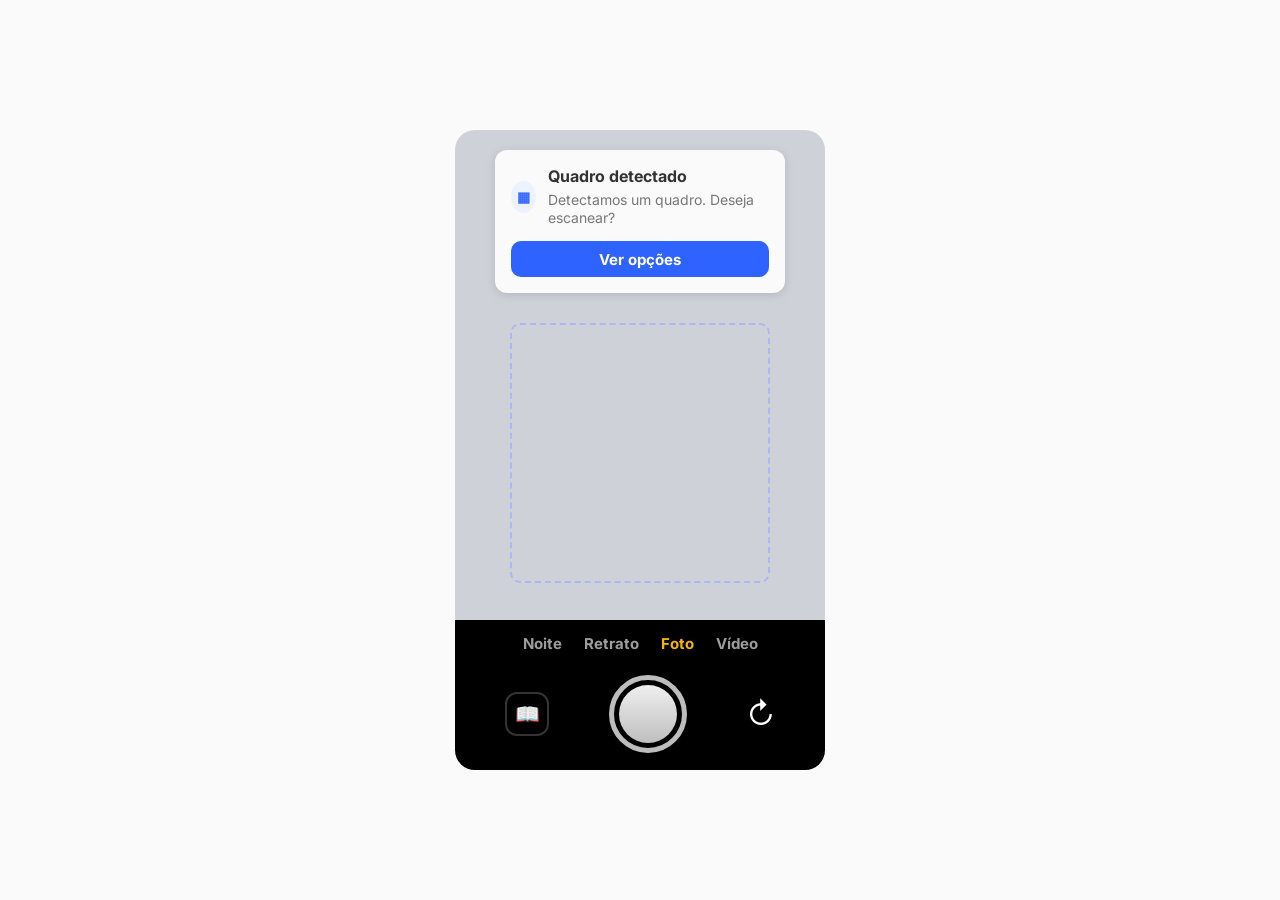
<file: index.html>
<!DOCTYPE html>
<html lang="pt-BR">

<head>
  <meta charset="UTF-8">
  <meta name="viewport" content="width=device-width, initial-scale=1.0">
  <title>Jovi StudyCam</title>
  <link rel="preconnect" href="https://fonts.googleapis.com">
  <link rel="preconnect" href="https://fonts.gstatic.com" crossorigin>
  <link href="https://fonts.googleapis.com/css2?family=Inter:wght@400;500;600;700&display=swap" rel="stylesheet">
  <link rel="stylesheet" href="./Css/style.css">
</head>

<body>

  <div class="camera">

    <div class="card">

      <div class="card-top">

        <div class="icon">▦</div>

        <div>
          <h2>Quadro detectado</h2>
          <p>Detectamos um quadro. Deseja escanear?</p>
        </div>

      </div>

      <a href="./opc.html" class="btn">
        Ver opções
      </a>

    </div>

    <div class="scan-box"></div>

    <div class="bottom">

      <div class="modes">
        <h2>Noite</h2>
        <h2>Retrato</h2>
        <h2 class="active">Foto</h2>
        <h2>Vídeo</h2>
      </div>

      <div class="controls">

        <a href="./galeria.html" class="small-btn">
          📖
        </a>

        <a href="./opc.html" class="capture"></a>

        <a href="" class="rotate">
          ↻
        </a>

      </div>

    </div>

  </div>

</body>

</html>
</file>
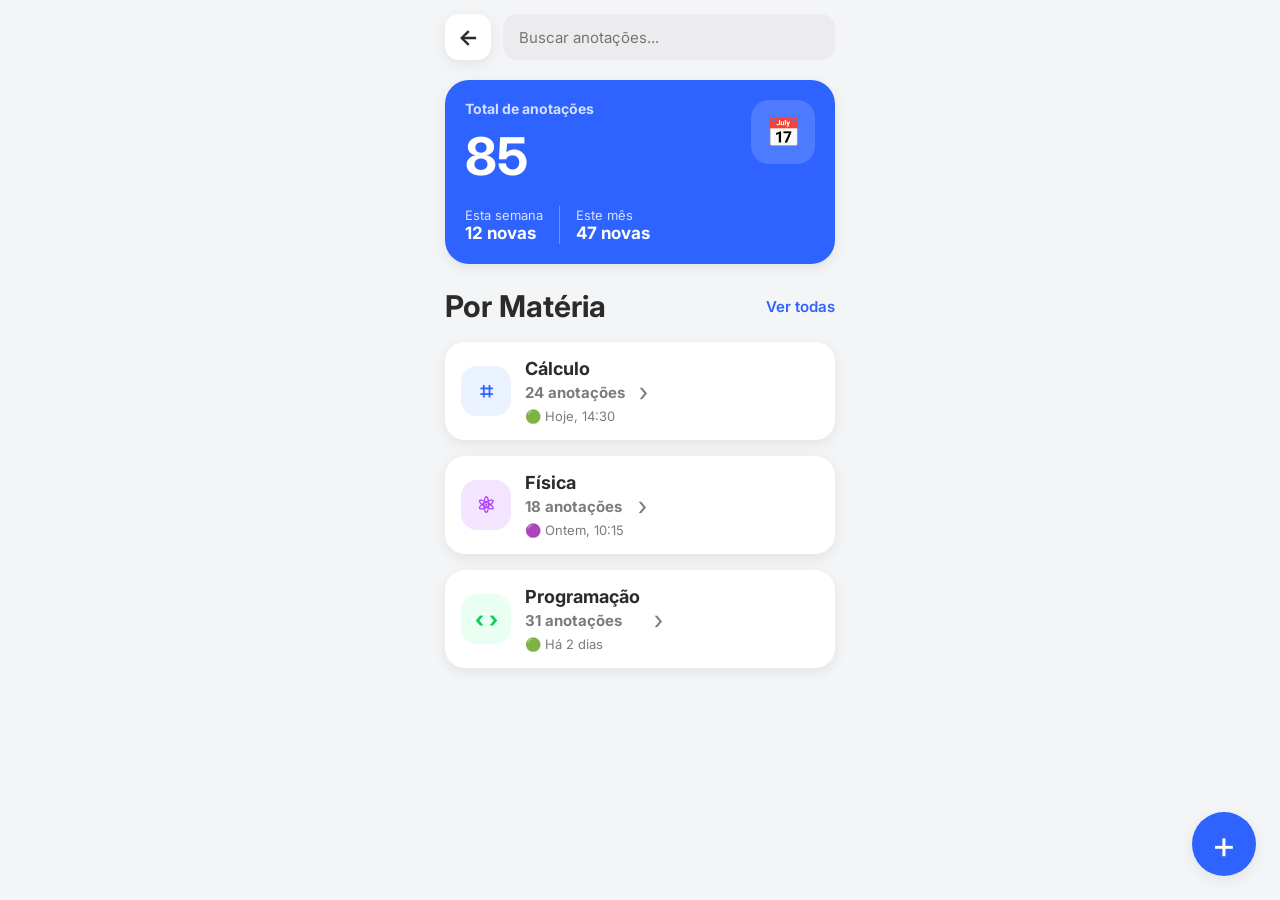
<file: galeria.html>
<!DOCTYPE html>
<html lang="pt-BR">

<head>
  <meta charset="UTF-8">
  <meta name="viewport" content="width=device-width, initial-scale=1.0">
  <title>Anotações</title>
  <link rel="stylesheet" href="./Css/style_galeria.css">
  <link rel="preconnect" href="https://fonts.googleapis.com">
  <link rel="preconnect" href="https://fonts.gstatic.com" crossorigin>
  <link href="https://fonts.googleapis.com/css2?family=Inter:wght@400;500;600;700&display=swap" rel="stylesheet">
  
</head>

<body>

  <div class="container">

    <div class="topo">

      <a href="./index.html" class="btn-voltar">
        ←
      </a>

      <input type="text" placeholder="Buscar anotações..." class="buscar">

    </div>

    <div class="card-total">

      <div>

        <h2>Total de anotações</h2>

        <h1>85</h1>

        <div class="infos">

          <div>
            <p>Esta semana</p>
            <strong>12 novas</strong>
          </div>

          <div class="linha"></div>

          <div>
            <p>Este mês</p>
            <strong>47 novas</strong>
          </div>

        </div>

      </div>

      <div class="icone-card">
        📅
      </div>

    </div>

    <div class="titulo-materia">

      <h2>Por Matéria</h2>

      <a href="./index.html" class="ver-todas">
        Ver todas
      </a>

    </div>

    <div class="lista">

      <div class="item">

        <div class="icone azul">⌗</div>

        <div class="conteudo">
          <h3>Cálculo</h3>
          <h2>24 anotações</h2>

          <p>🟢 Hoje, 14:30</p>
        </div>

        <div class="seta">›</div>

      </div>

      <div class="item">

        <div class="icone roxo">⚛</div>

        <div class="conteudo">
          <h3>Física</h3>
          <h2>18 anotações</h2>

          <p>🟣 Ontem, 10:15</p>
        </div>

        <div class="seta">›</div>

      </div>

      <div class="item">

        <div class="icone verde">‹ ›</div>

        <div class="conteudo">
          <h3>Programação</h3>
          <h2>31 anotações</h2>

          <p>🟢 Há 2 dias</p>
        </div>

        <div class="seta">›</div>

      </div>

    </div>

    <a href="#" class="btn-add">
      +
    </a>

  </div>

</body>

</html>
</file>
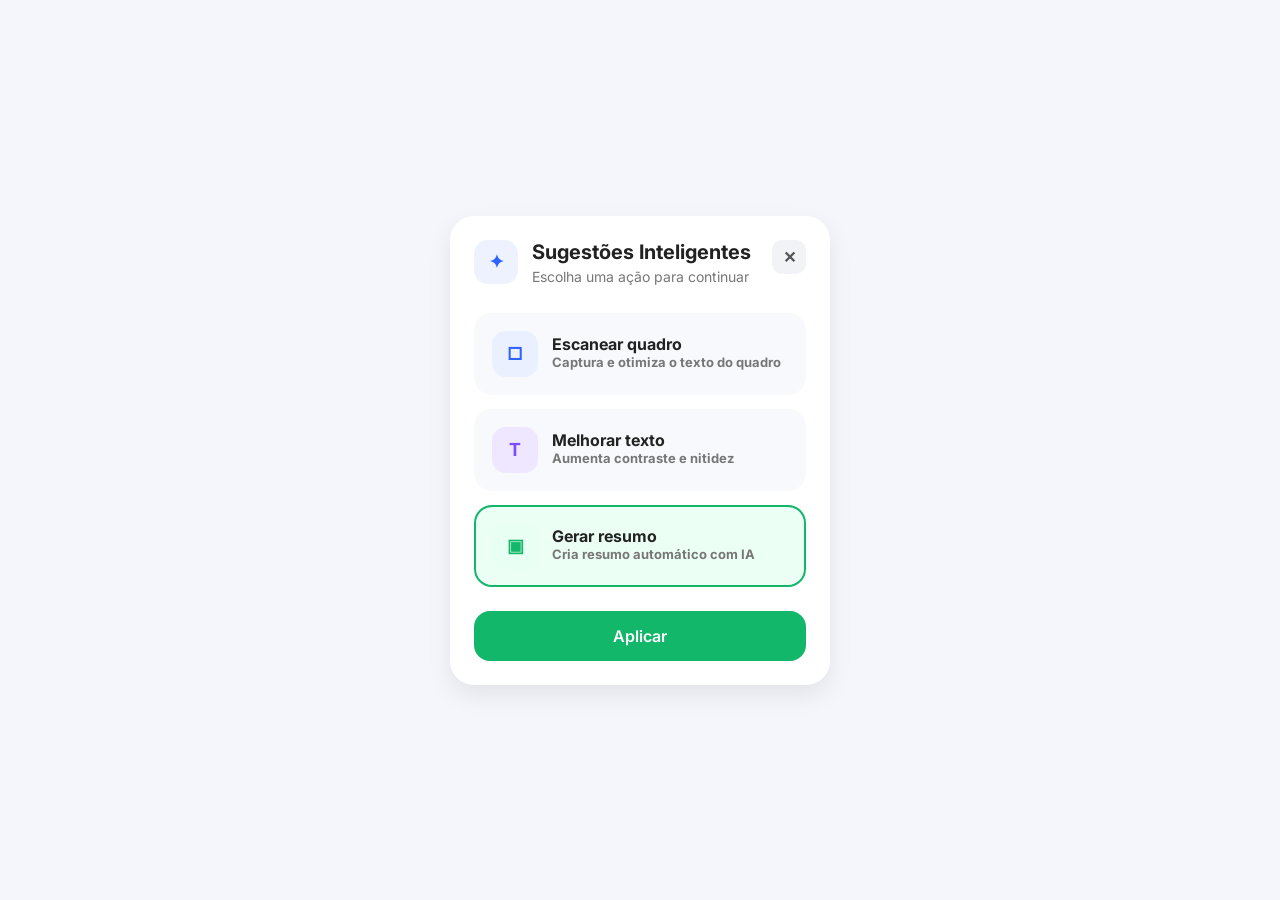
<file: opc.html>
<!DOCTYPE html>
<html lang="pt-BR">

<head>
  <meta charset="UTF-8" />
  <meta name="viewport" content="width=device-width, initial-scale=1.0" />
  <title>Sugestões Inteligentes</title>
  <link rel="stylesheet" href="./Css/style_opc.css">
  <link rel="preconnect" href="https://fonts.googleapis.com">
  <link rel="preconnect" href="https://fonts.gstatic.com" crossorigin>
  <link href="https://fonts.googleapis.com/css2?family=Inter:wght@400;500;600;700&display=swap" rel="stylesheet">
</head>

<body>

  <div class="overlay">

    <div class="card">

      <div class="topo">

        <div class="titulo-area">

          <div class="icone-topo">✦</div>

          <div>
            <h1>Sugestões Inteligentes</h1>
            <p>Escolha uma ação para continuar</p>
          </div>

        </div>

        <button class="fechar">
          <a href="./index.html" class="link-fechar">✕</a>
        </button>

      </div>

      <div class="opcoes">

        <div class="item">

          <div class="icone azul">□</div>

          <div>
            <h3>Escanear quadro</h3>
            <h2>Captura e otimiza o texto do quadro</h2>
          </div>

        </div>

        <div class="item">

          <div class="icone roxo">T</div>

          <div>
            <h3>Melhorar texto</h3>
            <h2>Aumenta contraste e nitidez</h2>
          </div>

        </div>

        <div class="item ativo">

          <div class="icone verde">▣</div>

          <div>
            <h3>Gerar resumo</h3>
            <h2>Cria resumo automático com IA</h2>
          </div>

        </div>

      </div>

      <a href="./resumo.html" class="btn-aplicar">
        Aplicar
      </a>

    </div>

  </div>

</body>

</html>
</file>
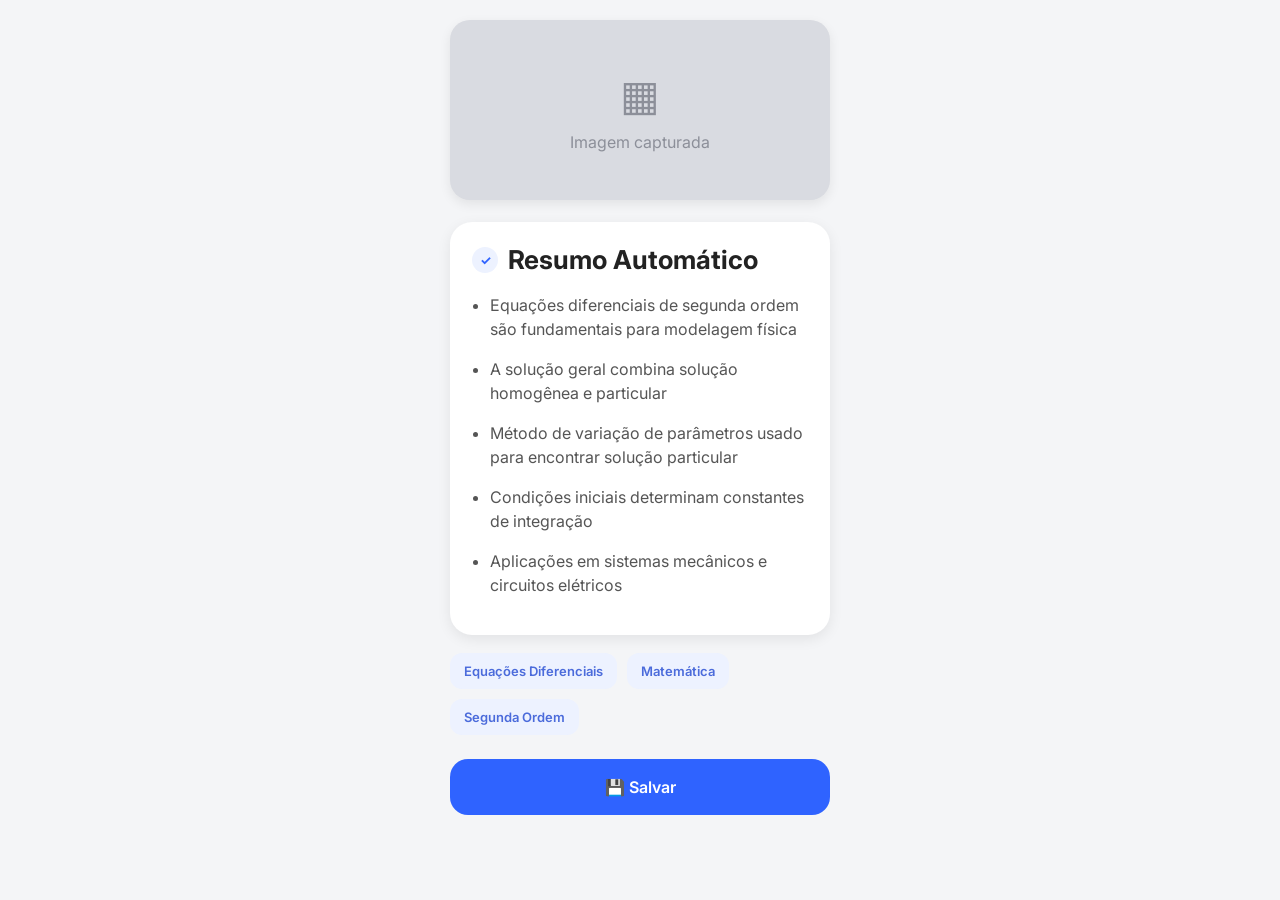
<file: resumo.html>
<!DOCTYPE html>
<html lang="pt-BR">

<head>
  <meta charset="UTF-8">
  <meta name="viewport" content="width=device-width, initial-scale=1.0">
  <title>Resumo Automático</title>
  <link rel="preconnect" href="https://fonts.googleapis.com">
  <link rel="preconnect" href="https://fonts.gstatic.com" crossorigin>
  <link href="https://fonts.googleapis.com/css2?family=Inter:wght@400;500;600;700&display=swap" rel="stylesheet">
  <link rel="stylesheet" href="./Css/style_resumo.css">
</head>

<body>

  <div class="container">

    <div class="imagem-box">

      <div class="icone-imagem">▦</div>

      <p>Imagem capturada</p>

    </div>

    <div class="card">

      <div class="titulo">

        <div class="icone-resumo">✓</div>

        <h1>Resumo Automático</h1>

      </div>

      <ul>

        <li>Equações diferenciais de segunda ordem são fundamentais para modelagem física</li>

        <li>A solução geral combina solução homogênea e particular</li>

        <li>Método de variação de parâmetros usado para encontrar solução particular</li>

        <li>Condições iniciais determinam constantes de integração</li>

        <li>Aplicações em sistemas mecânicos e circuitos elétricos</li>

      </ul>

    </div>

    <div class="tags">

      <h2>Equações Diferenciais</h2>
      <h2>Matemática</h2>
      <h2>Segunda Ordem</h2>

    </div>

    <a href="./galeria.html" class="btn-salvar">
      💾 Salvar
    </a>

  </div>

</body>

</html>
</file>
<file: Css/style.css>
* {
  margin: 0;
  padding: 0;
  box-sizing: border-box;
  font-family: 'Inter', sans-serif;
}

:root {
  --color-primary: #8698f8;
  --color-light: #fafafb;
  --color-gray: #ced1d8;
  --color-dark: #333333;
  --color-accent: #ff6600;
  --color-blue: #2f63ff;
}

body {
  background: var(--color-light);
  display: flex;
  justify-content: center;
  align-items: center;
  height: 100vh;
}

.camera {
  width: 370px;
  height: 640px;
  background: var(--color-gray);
  position: relative;
  border-radius: 20px;
  overflow: hidden;
}

.card {
  width: 290px;
  background: var(--color-light);
  margin: 20px auto;
  border-radius: 12px;
  padding: 16px;
  box-shadow: 0 2px 10px rgba(0, 0, 0, 0.12);
}

.card-top {
  display: flex;
  gap: 12px;
  align-items: center;
}

.icon {
  width: 32px;
  height: 32px;
  border-radius: 50%;
  background: #edf2ff;
  color: var(--color-blue);
  display: flex;
  justify-content: center;
  align-items: center;
  font-size: 14px;
  font-weight: bold;
}

.card h2 {
  font-size: 16px;
  color: #333;
  margin-bottom: 5px;
}

.card p {
  color: #777;
  font-size: 14px;
  line-height: 1.3;
}

.btn {
  width: 100%;
  height: 36px;
  margin-top: 14px;
  border-radius: 10px;
  background: var(--color-blue);
  color: white;
  display: flex;
  justify-content: center;
  align-items: center;
  text-decoration: none;
  font-size: 15px;
  font-weight: bold;
  transition: 0.3s;
}

.btn:hover {
  background: #1f4fe0;
}

.scan-box {
  width: 260px;
  height: 260px;
  border: 2px dashed #9baeff;
  border-radius: 10px;
  margin: 30px auto 0;
  opacity: 0.7;
}

.bottom {
  position: absolute;
  bottom: 0;
  width: 100%;
  height: 150px;
  background: black;
  color: white;
  padding-top: 14px;
}

.modes {
  display: flex;
  justify-content: center;
  gap: 22px;
  font-size: 10px;
  margin-bottom: 22px;
}

.modes h2 {
  color: #9d9d9d;
}

.modes .active {
  color: #f5b400;
  font-weight: bold;
}

.controls {
  display: flex;
  justify-content: space-around;
  align-items: center;
  padding: 0 20px;
}

.small-btn {
  width: 44px;
  height: 44px;
  border-radius: 12px;
  border: 2px solid #333;
  display: flex;
  justify-content: center;
  align-items: center;
  color: white;
  font-size: 20px;
  text-decoration: none;
}

.capture {
  width: 78px;
  height: 78px;
  border-radius: 50%;
  border: 5px solid #bdbdbd;
  display: flex;
  justify-content: center;
  align-items: center;
  text-decoration: none;
}

.capture::after {
  content: "";
  width: 58px;
  height: 58px;
  border-radius: 50%;
  background: linear-gradient(#efefef, #bfbfbf);
  display: block;
}

.rotate {
  font-size: 30px;
  color: white;
  text-decoration: none;
}
</file>
<file: Css/style_galeria.css>
* {
  margin: 0;
  padding: 0;
  box-sizing: border-box;
  font-family: 'Inter', sans-serif;
}

:root {
  --bg: #f4f5f7;
  --white: #ffffff;
  --text: #2b2b2b;
  --gray: #7b7b7b;
  --light: #ececef;
  --blue: #2f63ff;
  --blue-light: #eaf1ff;
  --purple: #b146ff;
  --purple-light: #f3e5ff;
  --green: #12c95a;
  --green-light: #e8fff1;
  --shadow: 0 4px 14px rgba(0, 0, 0, 0.08);
}

body {
  background: var(--bg);

  display: flex;
  justify-content: center;

  min-height: 100vh;

  padding: 14px;
}

.container {
  width: 100%;
  max-width: 390px;

  position: relative;
}

.topo {
  display: flex;
  align-items: center;

  gap: 12px;

  margin-bottom: 20px;
}

.btn-voltar {
  width: 46px;
  height: 46px;

  border-radius: 14px;

  background: var(--white);
  color: var(--text);

  display: flex;
  justify-content: center;
  align-items: center;

  text-decoration: none;

  font-size: 22px;
  font-weight: bold;

  box-shadow: var(--shadow);
}

.buscar {
  flex: 1;

  height: 46px;

  border: none;
  outline: none;

  border-radius: 14px;

  background: var(--light);

  padding: 0 16px;

  font-size: 15px;
}

.card-total {
  background: var(--blue);

  border-radius: 24px;

  padding: 20px;

  color: var(--white);

  display: flex;
  justify-content: space-between;
  align-items: flex-start;

  margin-bottom: 24px;

  box-shadow: var(--shadow);
}

.card-total h2 {
  font-size: 14px;
  opacity: 0.8;
}

.card-total h1 {
  font-size: 52px;

  margin: 8px 0 18px;
}

.infos {
  display: flex;
  align-items: center;

  gap: 16px;
}

.infos p {
  font-size: 13px;
  opacity: 0.8;
}

.infos strong {
  font-size: 17px;
}

.linha {
  width: 1px;
  height: 38px;

  background: rgba(255, 255, 255, 0.3);
}

.icone-card {
  width: 64px;
  height: 64px;

  border-radius: 18px;

  background: rgba(255, 255, 255, 0.15);

  display: flex;
  justify-content: center;
  align-items: center;

  font-size: 28px;
}

.titulo-materia {
  display: flex;
  justify-content: space-between;
  align-items: center;

  margin-bottom: 18px;
}

.titulo-materia h2 {
  font-size: 30px;
  color: var(--text);
}

.ver-todas {
  color: var(--blue);

  text-decoration: none;

  font-size: 15px;
  font-weight: 600;
}

.lista {
  display: flex;
  flex-direction: column;

  gap: 16px;
}

.item {
  background: var(--white);

  border-radius: 20px;

  padding: 16px;

  display: flex;
  align-items: center;

  gap: 14px;

  box-shadow: var(--shadow);
}

.icone {
  width: 50px;
  height: 50px;

  border-radius: 16px;

  display: flex;
  justify-content: center;
  align-items: center;

  font-size: 22px;
  font-weight: bold;

  flex-shrink: 0;
}

.azul {
  background: var(--blue-light);
  color: var(--blue);
}

.roxo {
  background: var(--purple-light);
  color: var(--purple);
}

.verde {
  background: var(--green-light);
  color: var(--green);
}

.conteudo h3 {
  font-size: 18px;
  color: var(--text);

  margin-bottom: 4px;
}

.conteudo h2 {
  color: var(--gray);

  font-size: 15px;
}

.conteudo p {
  margin-top: 6px;

  color: var(--gray);

  font-size: 13px;
}

.seta {
  color: var(--gray);

  font-size: 26px;
}

.btn-add {
  width: 64px;
  height: 64px;

  border-radius: 50%;

  background: var(--blue);
  color: var(--white);

  display: flex;
  justify-content: center;
  align-items: center;

  text-decoration: none;

  font-size: 38px;

  position: fixed;
  bottom: 24px;
  right: 24px;

  box-shadow: var(--shadow);
}
</file>
<file: Css/style_opc.css>
* {
  margin: 0;
  padding: 0;
  box-sizing: border-box;
  font-family: 'Inter', sans-serif;
}

:root {
  --bg: #f4f6fb;
  --card: #ffffff;
  --text: #222;
  --gray: #777;
  --blue: #2f63ff;
  --purple: #7c4dff;
  --green: #12b76a;
  --shadow: 0 10px 25px rgba(0, 0, 0, 0.08);
}

body {
  background: var(--bg);
  display: flex;
  justify-content: center;
  align-items: center;
  min-height: 100vh;
  padding: 20px;
}

.overlay {
  width: 100%;
  display: flex;
  justify-content: center;
  align-items: center;
}

.card {
  width: 100%;
  max-width: 380px;
  background: var(--card);
  border-radius: 24px;
  padding: 24px;
  box-shadow: var(--shadow);
}

.topo {
  display: flex;
  justify-content: space-between;
  align-items: flex-start;
  margin-bottom: 28px;
}

.titulo-area {
  display: flex;
  gap: 14px;
}

.icone-topo {
  width: 44px;
  height: 44px;
  border-radius: 14px;
  background: #eef2ff;
  color: var(--blue);
  display: flex;
  justify-content: center;
  align-items: center;
  font-size: 18px;
  font-weight: bold;
}

.titulo-area h1 {
  font-size: 20px;
  color: var(--text);
  margin-bottom: 4px;
}

.titulo-area p {
  color: var(--gray);
  font-size: 14px;
}

.fechar {
  width: 34px;
  height: 34px;
  border: none;
  border-radius: 10px;
  background: #f1f3f7;
  overflow: hidden;
}

.link-fechar {
  width: 100%;
  height: 100%;
  display: flex;
  justify-content: center;
  align-items: center;
  text-decoration: none;
  color: #555;
  font-size: 16px;
  font-weight: bold;
  transition: 0.2s;
}

.link-fechar:hover {
  background: #e4e7ee;
}

.opcoes {
  display: flex;
  flex-direction: column;
  gap: 14px;
}

.item {
  display: flex;
  align-items: center;
  gap: 14px;
  padding: 16px;
  border: 2px solid transparent;
  border-radius: 18px;
  background: #f8f9fc;
  transition: 0.25s;
}

.item:hover {
  transform: translateY(-2px);
}

.item.ativo {
  border-color: var(--green);
  background: #ecfff5;
}

.icone {
  width: 46px;
  height: 46px;
  border-radius: 14px;
  display: flex;
  justify-content: center;
  align-items: center;
  font-size: 18px;
  font-weight: bold;

  flex-shrink: 0;
}

.azul {
  background: #eaf0ff;
  color: var(--blue);
}

.roxo {
  background: #efe7ff;
  color: var(--purple);
}

.verde {
  background: #e8fff3;
  color: var(--green);
}

.item h3 {
  font-size: 16px;
  color: var(--text);
}

.item h2 {
  font-size: 13px;
  color: var(--gray);
  margin-bottom: 4px;
}

.btn-aplicar {
  width: 100%;
  height: 50px;
  margin-top: 24px;
  border-radius: 16px;
  background: var(--green);
  color: white;
  display: flex;
  justify-content: center;
  align-items: center;
  text-decoration: none;
  font-size: 16px;
  font-weight: 600;
  transition: 0.3s;
}

.btn-aplicar:hover {
  background: #0ea760;
}
</file>
<file: Css/style_resumo.css>
* {
  margin: 0;
  padding: 0;
  box-sizing: border-box;
  font-family: 'Inter', sans-serif;
}

:root {
  --bg: #f4f5f7;
  --white: #ffffff;
  --gray-light: #d9dbe1;
  --gray: #8c8f99;
  --gray-dark: #555555;
  --text: #222222;
  --blue: #2f63ff;
  --blue-hover: #1f4fe0;
  --blue-light: #edf2ff;
  --tag-text: #4b6bdb;
  --shadow-one: 0 4px 12px rgba(0, 0, 0, 0.08);
  --shadow-two: 0 4px 14px rgba(0, 0, 0, 0.08);
}

body {
  background: var(--bg);
  display: flex;
  justify-content: center;
  min-height: 100vh;
  padding: 20px;
}

.container {
  width: 100%;
  max-width: 380px;
}

.imagem-box {
  width: 100%;
  height: 180px;
  background: var(--gray-light);
  border-radius: 20px;
  display: flex;
  flex-direction: column;
  justify-content: center;
  align-items: center;
  color: var(--gray);
  margin-bottom: 22px;
  box-shadow: var(--shadow-one);
}

.icone-imagem {
  font-size: 42px;
  margin-bottom: 12px;
}

.card {
  background: var(--white);
  border-radius: 22px;
  padding: 22px;
  box-shadow: var(--shadow-two);
  margin-bottom: 18px;
}

.titulo {
  display: flex;
  align-items: center;
  gap: 10px;
  margin-bottom: 18px;
}

.icone-resumo {
  width: 26px;
  height: 26px;
  border-radius: 50%;
  background: var(--blue-light);
  color: var(--blue);
  display: flex;
  justify-content: center;
  align-items: center;
  font-size: 13px;
  font-weight: bold;
}

.titulo h1 {
  font-size: 26px;
  color: var(--text);
}

ul {
  padding-left: 18px;
}

li {
  color: var(--gray-dark);
  margin-bottom: 16px;
  line-height: 1.5;
}

.tags {
  display: flex;
  flex-wrap: wrap;
  gap: 10px;
  margin-bottom: 24px;
}

.tags h2 {
  background: var(--blue-light);
  color: var(--tag-text);
  padding: 10px 14px;
  border-radius: 12px;
  font-size: 13px;
  font-weight: 600;
}

.btn-salvar {
  width: 100%;
  height: 56px;
  background: var(--blue);
  color: var(--white);
  border-radius: 18px;
  display: flex;
  justify-content: center;
  align-items: center;
  gap: 10px;
  text-decoration: none;
  font-size: 16px;
  font-weight: 600;
  transition: 0.3s;
}

.btn-salvar:hover {
  background: var(--blue-hover);
}
</file>
